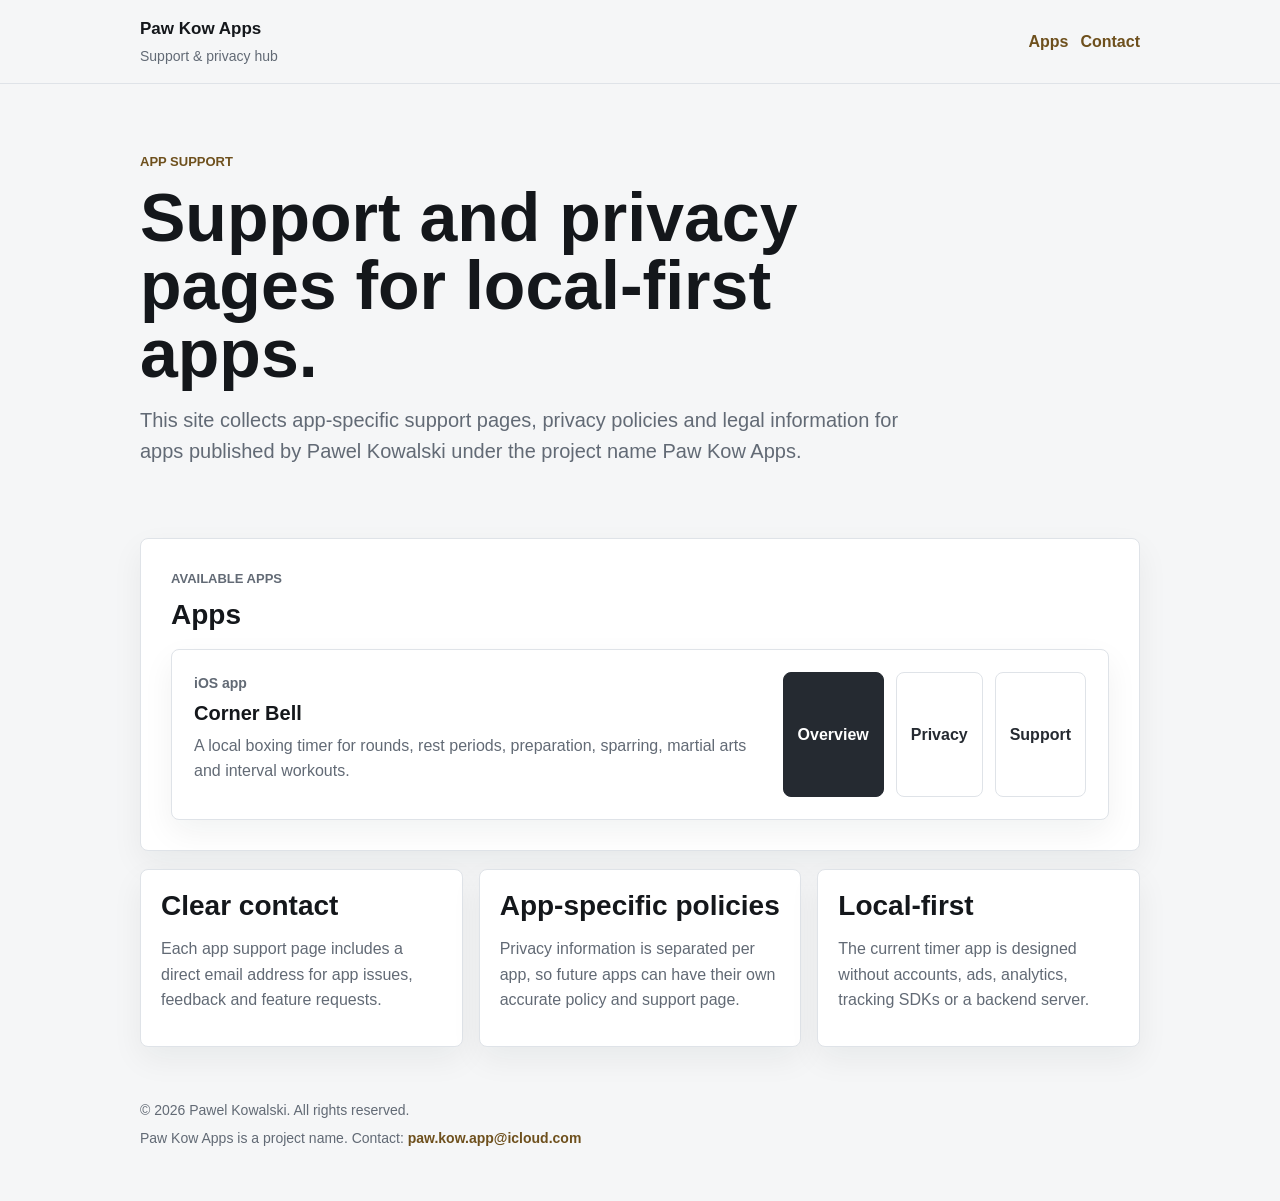
<file: index.html>
<!doctype html>
<html lang="en">
<head>
  <meta charset="utf-8">
  <meta name="viewport" content="width=device-width, initial-scale=1">
  <title>Paw Kow Apps | Support & Privacy</title>
  <meta name="description" content="Central support, privacy and legal information for apps published by Pawel Kowalski under the project name Paw Kow Apps.">
  <link rel="stylesheet" href="assets/styles.css">
</head>
<body>
  <header class="topbar">
    <nav class="page nav" aria-label="Main navigation">
      <div class="brand">
        <strong>Paw Kow Apps</strong>
        <span>Support & privacy hub</span>
      </div>
      <div class="links">
        <a href="#apps">Apps</a>
        <a href="mailto:paw.kow.app@icloud.com">Contact</a>
      </div>
    </nav>
  </header>

  <main class="page">
    <section class="hero">
      <p class="eyebrow">APP SUPPORT</p>
      <h1>Support and privacy pages for local-first apps.</h1>
      <p class="lead">This site collects app-specific support pages, privacy policies and legal information for apps published by Pawel Kowalski under the project name Paw Kow Apps.</p>
    </section>

    <section id="apps" class="section">
      <div class="section-heading">
        <p class="eyebrow">AVAILABLE APPS</p>
        <h2>Apps</h2>
      </div>

      <div class="app-list">
        <article class="app-card">
          <div>
            <p class="status">iOS app</p>
            <h3>Corner Bell</h3>
            <p>A local boxing timer for rounds, rest periods, preparation, sparring, martial arts and interval workouts.</p>
          </div>
          <div class="button-row" aria-label="Corner Bell links">
            <a class="button primary" href="apps/corner-bell/">Overview</a>
            <a class="button" href="apps/corner-bell/privacy.html">Privacy</a>
            <a class="button" href="apps/corner-bell/support.html">Support</a>
          </div>
        </article>
      </div>
    </section>

    <section class="grid" aria-label="Site principles">
      <article class="card">
        <h2>Clear contact</h2>
        <p>Each app support page includes a direct email address for app issues, feedback and feature requests.</p>
      </article>

      <article class="card">
        <h2>App-specific policies</h2>
        <p>Privacy information is separated per app, so future apps can have their own accurate policy and support page.</p>
      </article>

      <article class="card">
        <h2>Local-first</h2>
        <p>The current timer app is designed without accounts, ads, analytics, tracking SDKs or a backend server.</p>
      </article>
    </section>
  </main>

  <footer class="page footer">
    <p>© 2026 Pawel Kowalski. All rights reserved.</p>
    <p>Paw Kow Apps is a project name. Contact: <a href="mailto:paw.kow.app@icloud.com">paw.kow.app@icloud.com</a></p>
  </footer>
</body>
</html>
</file>
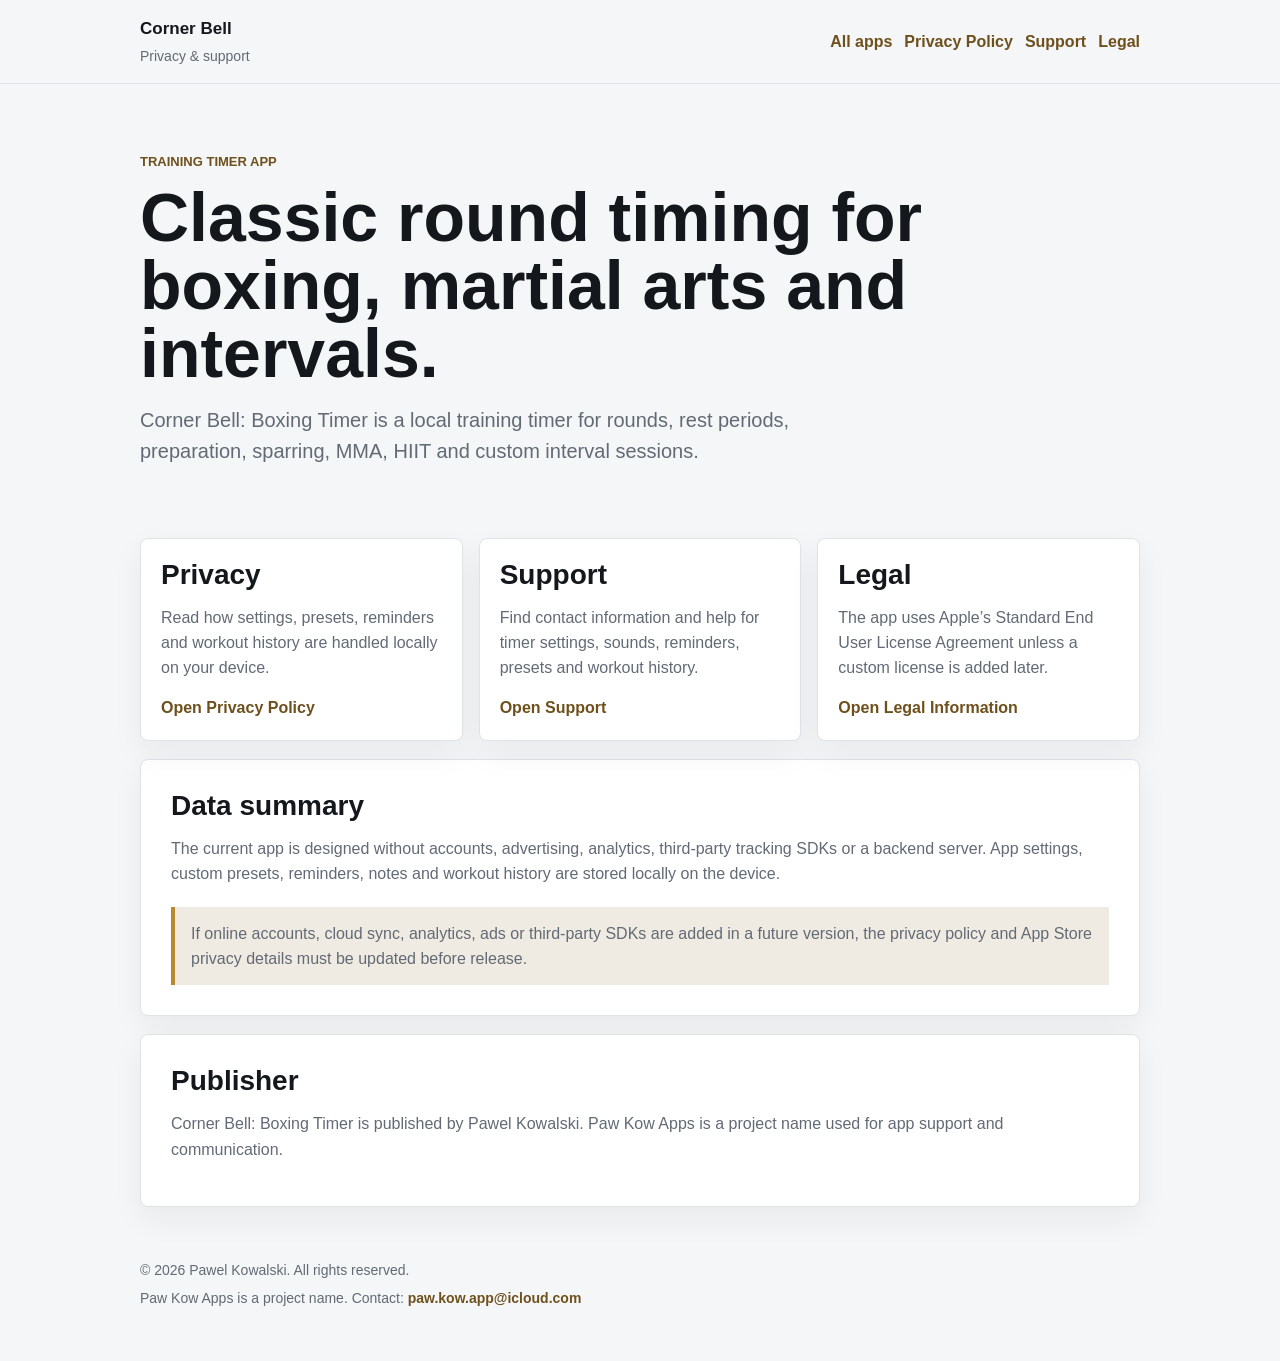
<file: apps/corner-bell/index.html>
<!doctype html>
<html lang="en">
<head>
  <meta charset="utf-8">
  <meta name="viewport" content="width=device-width, initial-scale=1">
  <title>Corner Bell: Boxing Timer | Privacy & Support</title>
  <meta name="description" content="Privacy, support and legal information for Corner Bell: Boxing Timer.">
  <link rel="stylesheet" href="../../assets/styles.css">
</head>
<body>
  <header class="topbar">
    <nav class="page nav" aria-label="Main navigation">
      <div class="brand">
        <strong>Corner Bell</strong>
        <span>Privacy & support</span>
      </div>
      <div class="links">
        <a href="../../">All apps</a>
        <a href="privacy.html">Privacy Policy</a>
        <a href="support.html">Support</a>
        <a href="legal.html">Legal</a>
      </div>
    </nav>
  </header>

  <main class="page">
    <section class="hero">
      <p class="eyebrow">TRAINING TIMER APP</p>
      <h1>Classic round timing for boxing, martial arts and intervals.</h1>
      <p class="lead">Corner Bell: Boxing Timer is a local training timer for rounds, rest periods, preparation, sparring, MMA, HIIT and custom interval sessions.</p>
    </section>

    <section class="grid" aria-label="Quick links">
      <article class="card">
        <h2>Privacy</h2>
        <p>Read how settings, presets, reminders and workout history are handled locally on your device.</p>
        <a href="privacy.html">Open Privacy Policy</a>
      </article>

      <article class="card">
        <h2>Support</h2>
        <p>Find contact information and help for timer settings, sounds, reminders, presets and workout history.</p>
        <a href="support.html">Open Support</a>
      </article>

      <article class="card">
        <h2>Legal</h2>
        <p>The app uses Apple’s Standard End User License Agreement unless a custom license is added later.</p>
        <a href="legal.html">Open Legal Information</a>
      </article>
    </section>

    <section class="section">
      <h2>Data summary</h2>
      <p>The current app is designed without accounts, advertising, analytics, third-party tracking SDKs or a backend server. App settings, custom presets, reminders, notes and workout history are stored locally on the device.</p>
      <p class="note">If online accounts, cloud sync, analytics, ads or third-party SDKs are added in a future version, the privacy policy and App Store privacy details must be updated before release.</p>
    </section>

    <section class="section">
      <h2>Publisher</h2>
      <p>Corner Bell: Boxing Timer is published by Pawel Kowalski. Paw Kow Apps is a project name used for app support and communication.</p>
    </section>
  </main>

  <footer class="page footer">
    <p>© 2026 Pawel Kowalski. All rights reserved.</p>
    <p>Paw Kow Apps is a project name. Contact: <a href="mailto:paw.kow.app@icloud.com">paw.kow.app@icloud.com</a></p>
  </footer>
</body>
</html>
</file>
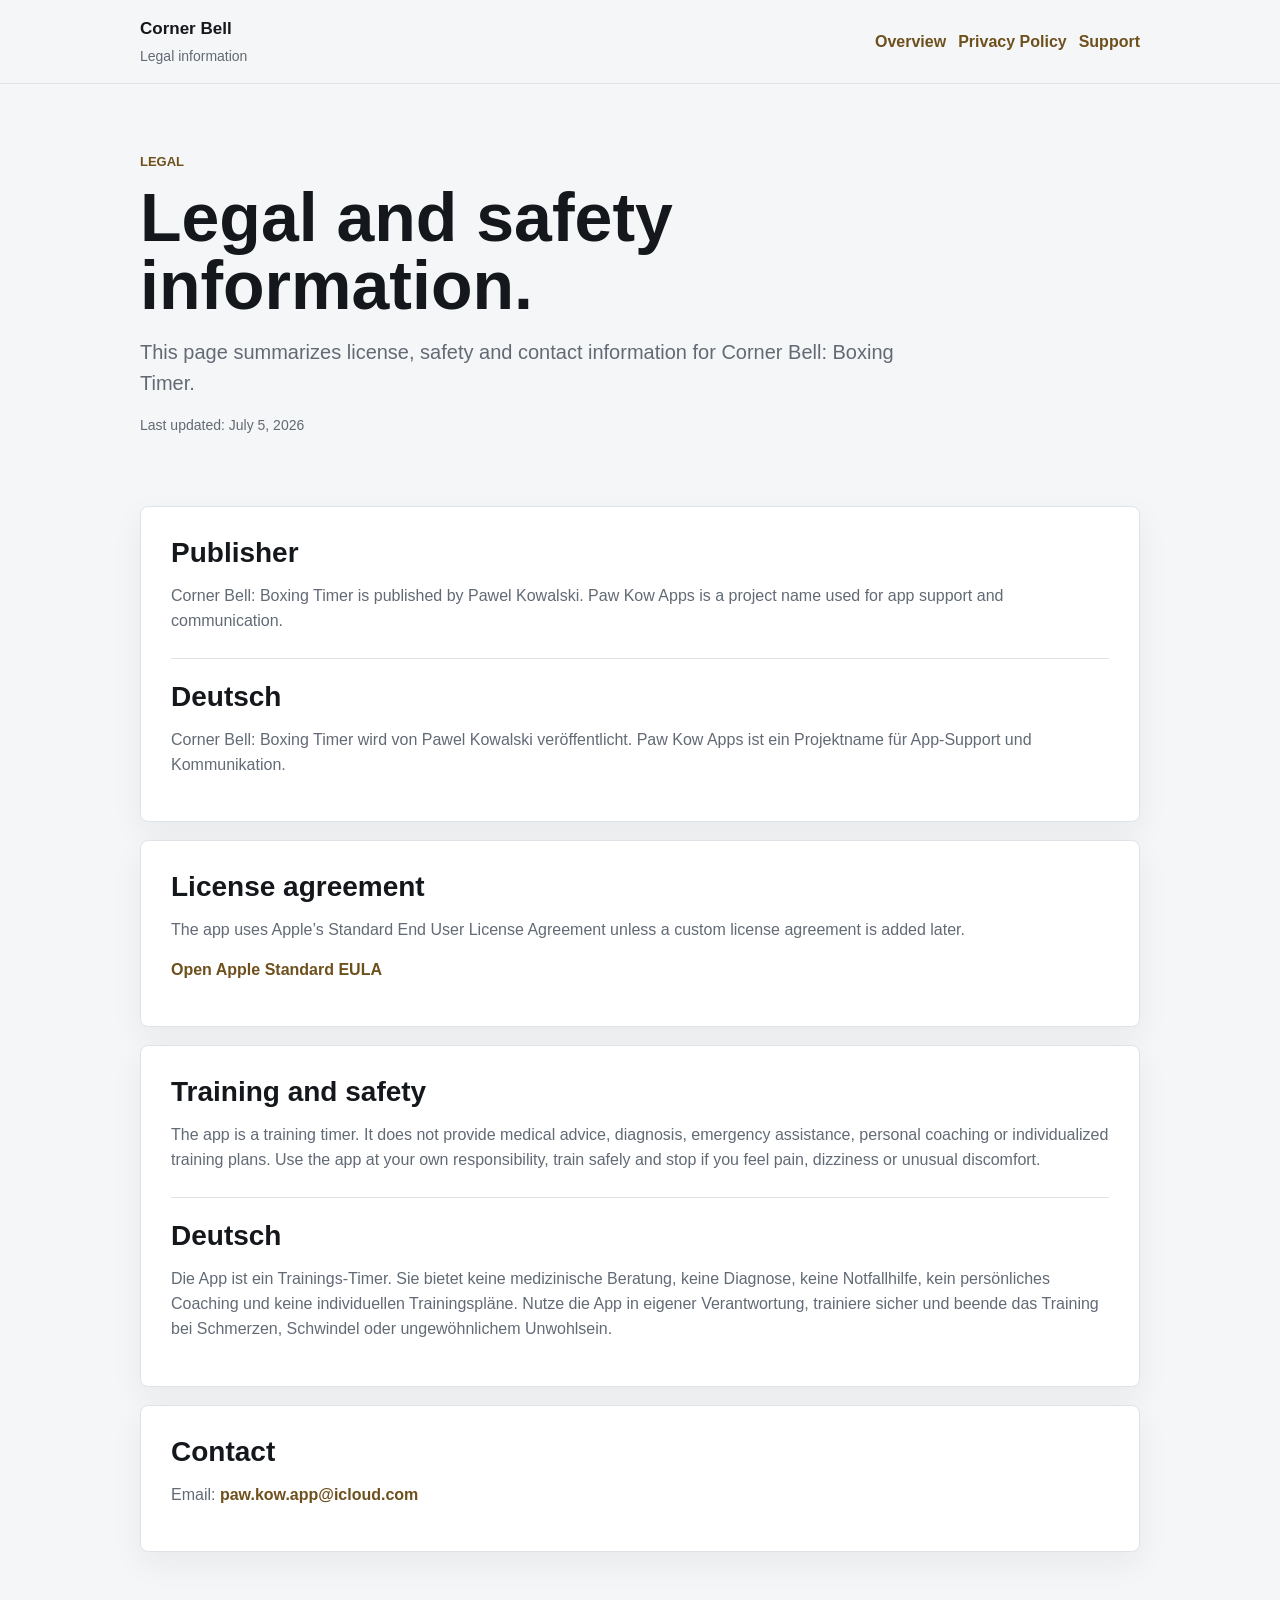
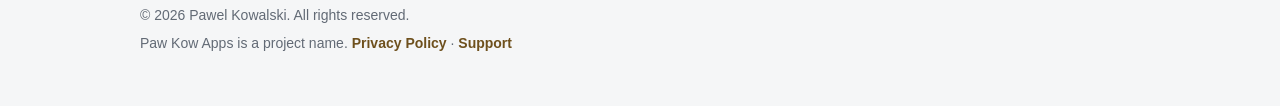
<file: apps/corner-bell/legal.html>
<!doctype html>
<html lang="en">
<head>
  <meta charset="utf-8">
  <meta name="viewport" content="width=device-width, initial-scale=1">
  <title>Legal Information | Corner Bell</title>
  <meta name="description" content="Legal and safety information for Corner Bell: Boxing Timer.">
  <link rel="stylesheet" href="../../assets/styles.css">
</head>
<body>
  <header class="topbar">
    <nav class="page nav" aria-label="Main navigation">
      <div class="brand">
        <strong>Corner Bell</strong>
        <span>Legal information</span>
      </div>
      <div class="links">
        <a href="./">Overview</a>
        <a href="privacy.html">Privacy Policy</a>
        <a href="support.html">Support</a>
      </div>
    </nav>
  </header>

  <main class="page">
    <section class="hero">
      <p class="eyebrow">LEGAL</p>
      <h1>Legal and safety information.</h1>
      <p class="lead">This page summarizes license, safety and contact information for Corner Bell: Boxing Timer.</p>
      <p class="meta">Last updated: July 5, 2026</p>
    </section>

    <section class="section">
      <h2>Publisher</h2>
      <p>Corner Bell: Boxing Timer is published by Pawel Kowalski. Paw Kow Apps is a project name used for app support and communication.</p>

      <div class="language-block">
        <h2>Deutsch</h2>
        <p>Corner Bell: Boxing Timer wird von Pawel Kowalski veröffentlicht. Paw Kow Apps ist ein Projektname für App-Support und Kommunikation.</p>
      </div>
    </section>

    <section class="section">
      <h2>License agreement</h2>
      <p>The app uses Apple’s Standard End User License Agreement unless a custom license agreement is added later.</p>
      <p><a href="https://www.apple.com/legal/internet-services/itunes/dev/stdeula/">Open Apple Standard EULA</a></p>
    </section>

    <section class="section">
      <h2>Training and safety</h2>
      <p>The app is a training timer. It does not provide medical advice, diagnosis, emergency assistance, personal coaching or individualized training plans. Use the app at your own responsibility, train safely and stop if you feel pain, dizziness or unusual discomfort.</p>

      <div class="language-block">
        <h2>Deutsch</h2>
        <p>Die App ist ein Trainings-Timer. Sie bietet keine medizinische Beratung, keine Diagnose, keine Notfallhilfe, kein persönliches Coaching und keine individuellen Trainingspläne. Nutze die App in eigener Verantwortung, trainiere sicher und beende das Training bei Schmerzen, Schwindel oder ungewöhnlichem Unwohlsein.</p>
      </div>
    </section>

    <section class="section">
      <h2>Contact</h2>
      <p>Email: <a href="mailto:paw.kow.app@icloud.com">paw.kow.app@icloud.com</a></p>
    </section>
  </main>

  <footer class="page footer">
    <p>© 2026 Pawel Kowalski. All rights reserved.</p>
    <p>Paw Kow Apps is a project name. <a href="privacy.html">Privacy Policy</a> · <a href="support.html">Support</a></p>
  </footer>
</body>
</html>
</file>
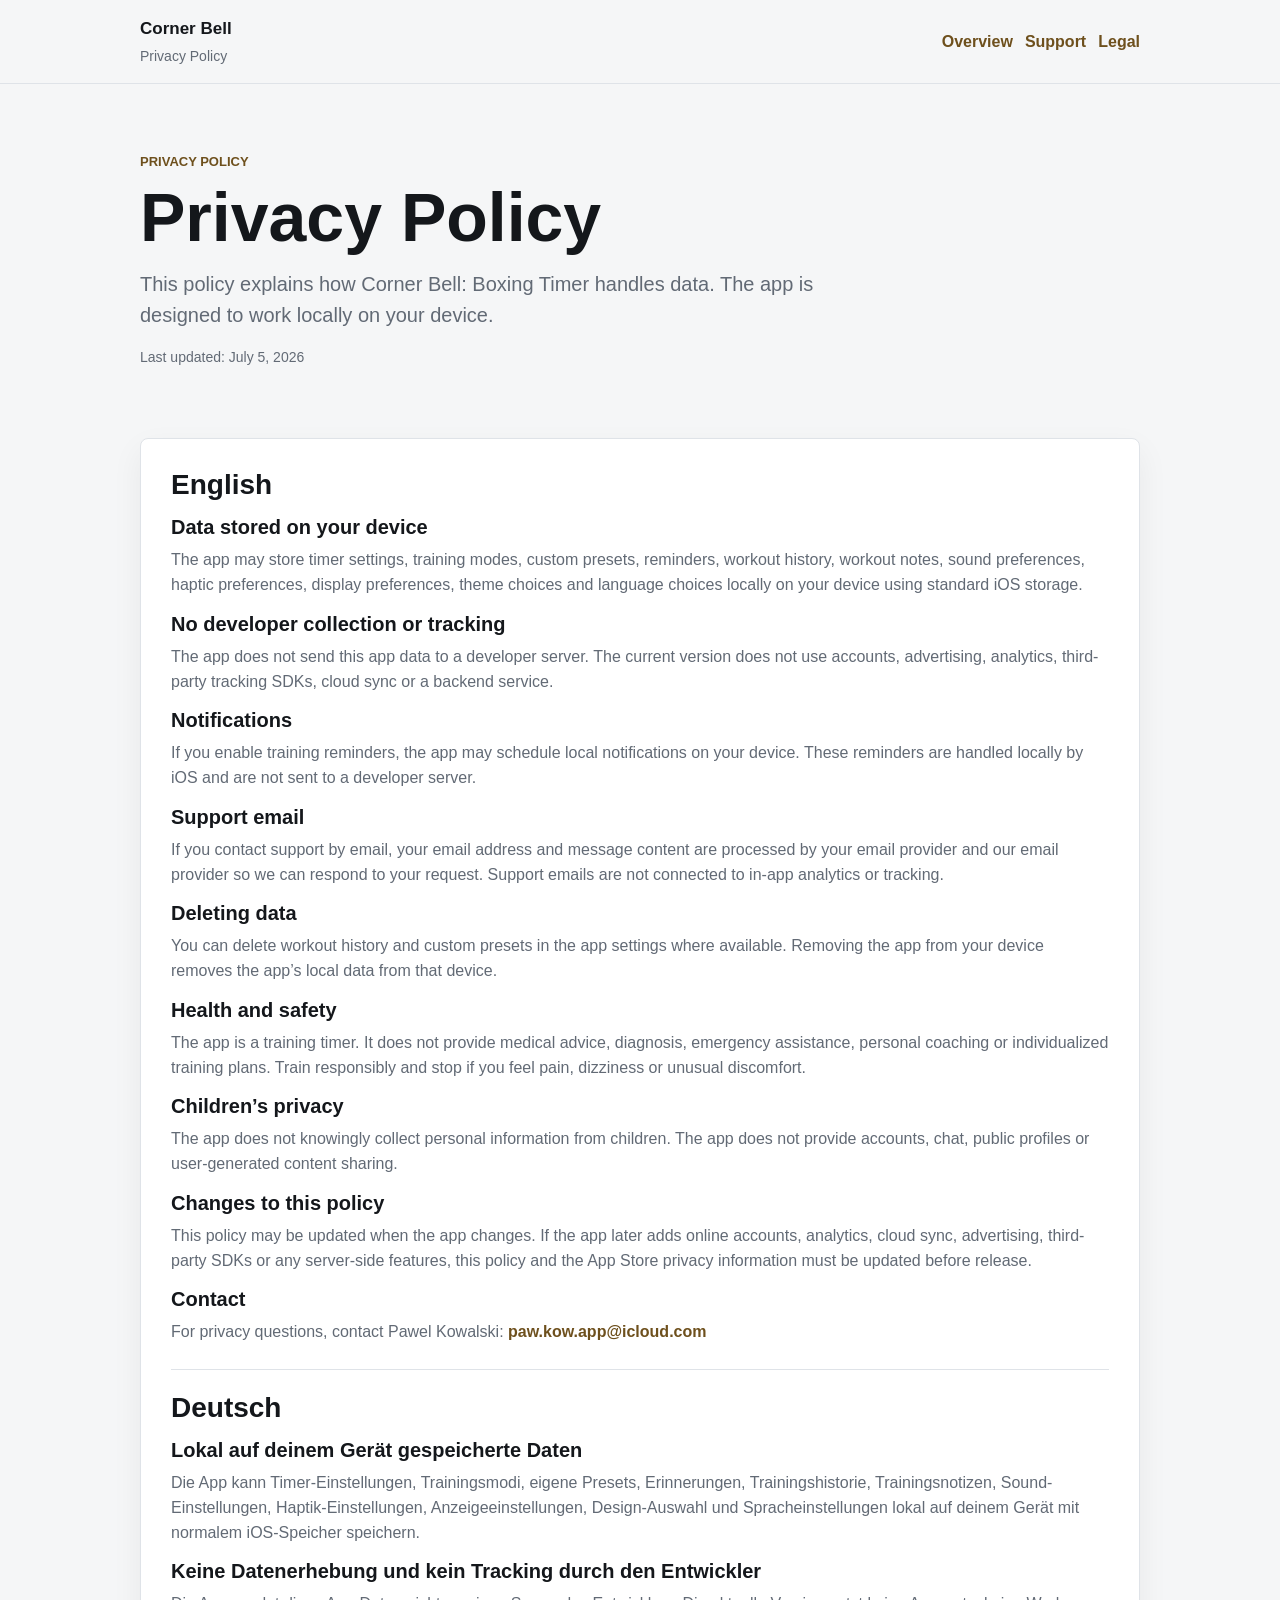
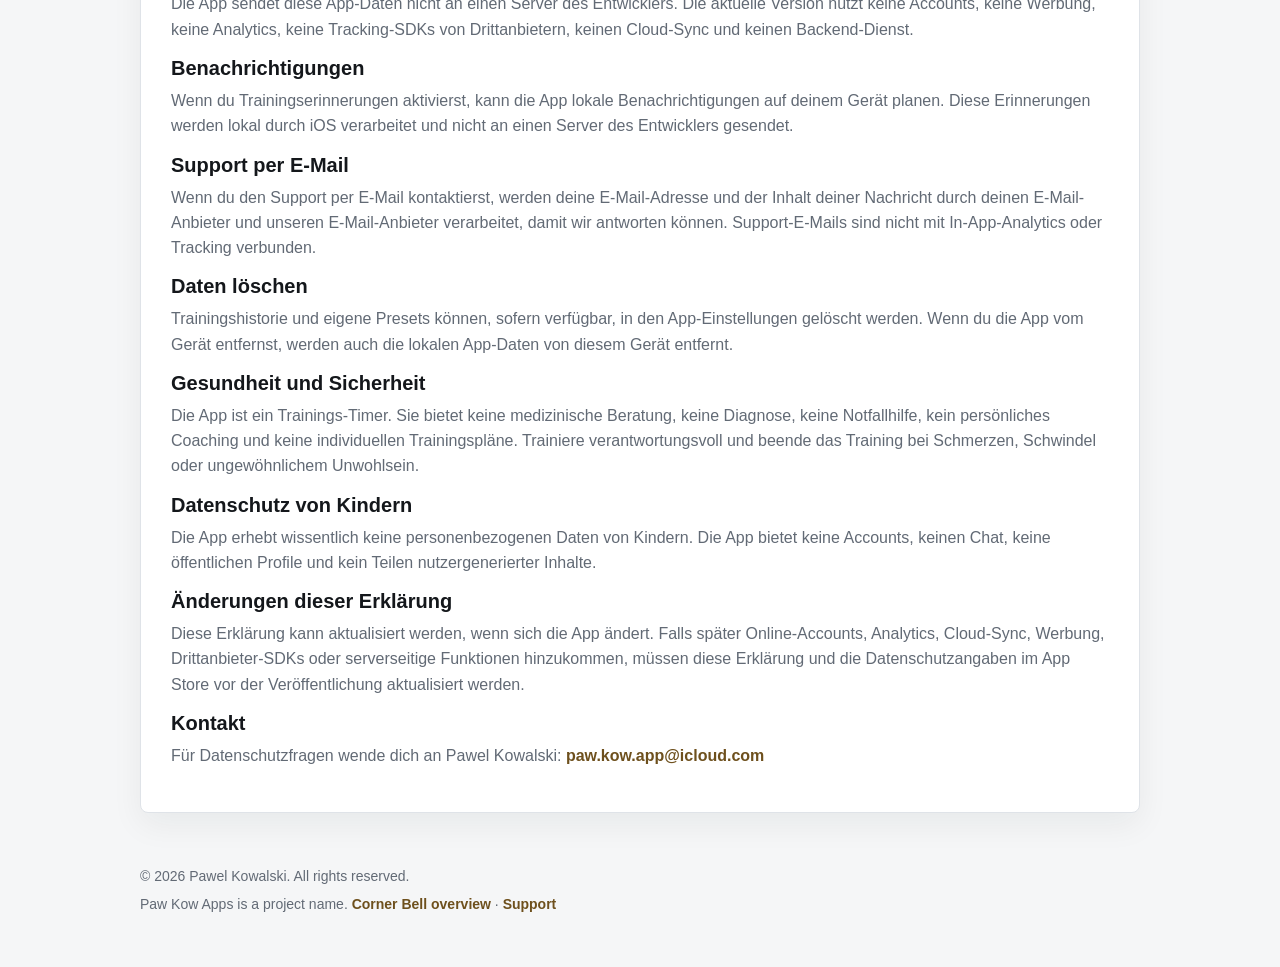
<file: apps/corner-bell/privacy.html>
<!doctype html>
<html lang="en">
<head>
  <meta charset="utf-8">
  <meta name="viewport" content="width=device-width, initial-scale=1">
  <title>Privacy Policy | Corner Bell</title>
  <meta name="description" content="Privacy Policy for Corner Bell: Boxing Timer.">
  <link rel="stylesheet" href="../../assets/styles.css">
</head>
<body>
  <header class="topbar">
    <nav class="page nav" aria-label="Main navigation">
      <div class="brand">
        <strong>Corner Bell</strong>
        <span>Privacy Policy</span>
      </div>
      <div class="links">
        <a href="./">Overview</a>
        <a href="support.html">Support</a>
        <a href="legal.html">Legal</a>
      </div>
    </nav>
  </header>

  <main class="page">
    <section class="hero">
      <p class="eyebrow">PRIVACY POLICY</p>
      <h1>Privacy Policy</h1>
      <p class="lead">This policy explains how Corner Bell: Boxing Timer handles data. The app is designed to work locally on your device.</p>
      <p class="meta">Last updated: July 5, 2026</p>
    </section>

    <section class="section">
      <h2>English</h2>

      <h3>Data stored on your device</h3>
      <p>The app may store timer settings, training modes, custom presets, reminders, workout history, workout notes, sound preferences, haptic preferences, display preferences, theme choices and language choices locally on your device using standard iOS storage.</p>

      <h3>No developer collection or tracking</h3>
      <p>The app does not send this app data to a developer server. The current version does not use accounts, advertising, analytics, third-party tracking SDKs, cloud sync or a backend service.</p>

      <h3>Notifications</h3>
      <p>If you enable training reminders, the app may schedule local notifications on your device. These reminders are handled locally by iOS and are not sent to a developer server.</p>

      <h3>Support email</h3>
      <p>If you contact support by email, your email address and message content are processed by your email provider and our email provider so we can respond to your request. Support emails are not connected to in-app analytics or tracking.</p>

      <h3>Deleting data</h3>
      <p>You can delete workout history and custom presets in the app settings where available. Removing the app from your device removes the app’s local data from that device.</p>

      <h3>Health and safety</h3>
      <p>The app is a training timer. It does not provide medical advice, diagnosis, emergency assistance, personal coaching or individualized training plans. Train responsibly and stop if you feel pain, dizziness or unusual discomfort.</p>

      <h3>Children’s privacy</h3>
      <p>The app does not knowingly collect personal information from children. The app does not provide accounts, chat, public profiles or user-generated content sharing.</p>

      <h3>Changes to this policy</h3>
      <p>This policy may be updated when the app changes. If the app later adds online accounts, analytics, cloud sync, advertising, third-party SDKs or any server-side features, this policy and the App Store privacy information must be updated before release.</p>

      <h3>Contact</h3>
      <p>For privacy questions, contact Pawel Kowalski: <a href="mailto:paw.kow.app@icloud.com">paw.kow.app@icloud.com</a></p>

      <div class="language-block">
        <h2>Deutsch</h2>

        <h3>Lokal auf deinem Gerät gespeicherte Daten</h3>
        <p>Die App kann Timer-Einstellungen, Trainingsmodi, eigene Presets, Erinnerungen, Trainingshistorie, Trainingsnotizen, Sound-Einstellungen, Haptik-Einstellungen, Anzeigeeinstellungen, Design-Auswahl und Spracheinstellungen lokal auf deinem Gerät mit normalem iOS-Speicher speichern.</p>

        <h3>Keine Datenerhebung und kein Tracking durch den Entwickler</h3>
        <p>Die App sendet diese App-Daten nicht an einen Server des Entwicklers. Die aktuelle Version nutzt keine Accounts, keine Werbung, keine Analytics, keine Tracking-SDKs von Drittanbietern, keinen Cloud-Sync und keinen Backend-Dienst.</p>

        <h3>Benachrichtigungen</h3>
        <p>Wenn du Trainingserinnerungen aktivierst, kann die App lokale Benachrichtigungen auf deinem Gerät planen. Diese Erinnerungen werden lokal durch iOS verarbeitet und nicht an einen Server des Entwicklers gesendet.</p>

        <h3>Support per E-Mail</h3>
        <p>Wenn du den Support per E-Mail kontaktierst, werden deine E-Mail-Adresse und der Inhalt deiner Nachricht durch deinen E-Mail-Anbieter und unseren E-Mail-Anbieter verarbeitet, damit wir antworten können. Support-E-Mails sind nicht mit In-App-Analytics oder Tracking verbunden.</p>

        <h3>Daten löschen</h3>
        <p>Trainingshistorie und eigene Presets können, sofern verfügbar, in den App-Einstellungen gelöscht werden. Wenn du die App vom Gerät entfernst, werden auch die lokalen App-Daten von diesem Gerät entfernt.</p>

        <h3>Gesundheit und Sicherheit</h3>
        <p>Die App ist ein Trainings-Timer. Sie bietet keine medizinische Beratung, keine Diagnose, keine Notfallhilfe, kein persönliches Coaching und keine individuellen Trainingspläne. Trainiere verantwortungsvoll und beende das Training bei Schmerzen, Schwindel oder ungewöhnlichem Unwohlsein.</p>

        <h3>Datenschutz von Kindern</h3>
        <p>Die App erhebt wissentlich keine personenbezogenen Daten von Kindern. Die App bietet keine Accounts, keinen Chat, keine öffentlichen Profile und kein Teilen nutzergenerierter Inhalte.</p>

        <h3>Änderungen dieser Erklärung</h3>
        <p>Diese Erklärung kann aktualisiert werden, wenn sich die App ändert. Falls später Online-Accounts, Analytics, Cloud-Sync, Werbung, Drittanbieter-SDKs oder serverseitige Funktionen hinzukommen, müssen diese Erklärung und die Datenschutzangaben im App Store vor der Veröffentlichung aktualisiert werden.</p>

        <h3>Kontakt</h3>
        <p>Für Datenschutzfragen wende dich an Pawel Kowalski: <a href="mailto:paw.kow.app@icloud.com">paw.kow.app@icloud.com</a></p>
      </div>
    </section>
  </main>

  <footer class="page footer">
    <p>© 2026 Pawel Kowalski. All rights reserved.</p>
    <p>Paw Kow Apps is a project name. <a href="./">Corner Bell overview</a> · <a href="support.html">Support</a></p>
  </footer>
</body>
</html>
</file>
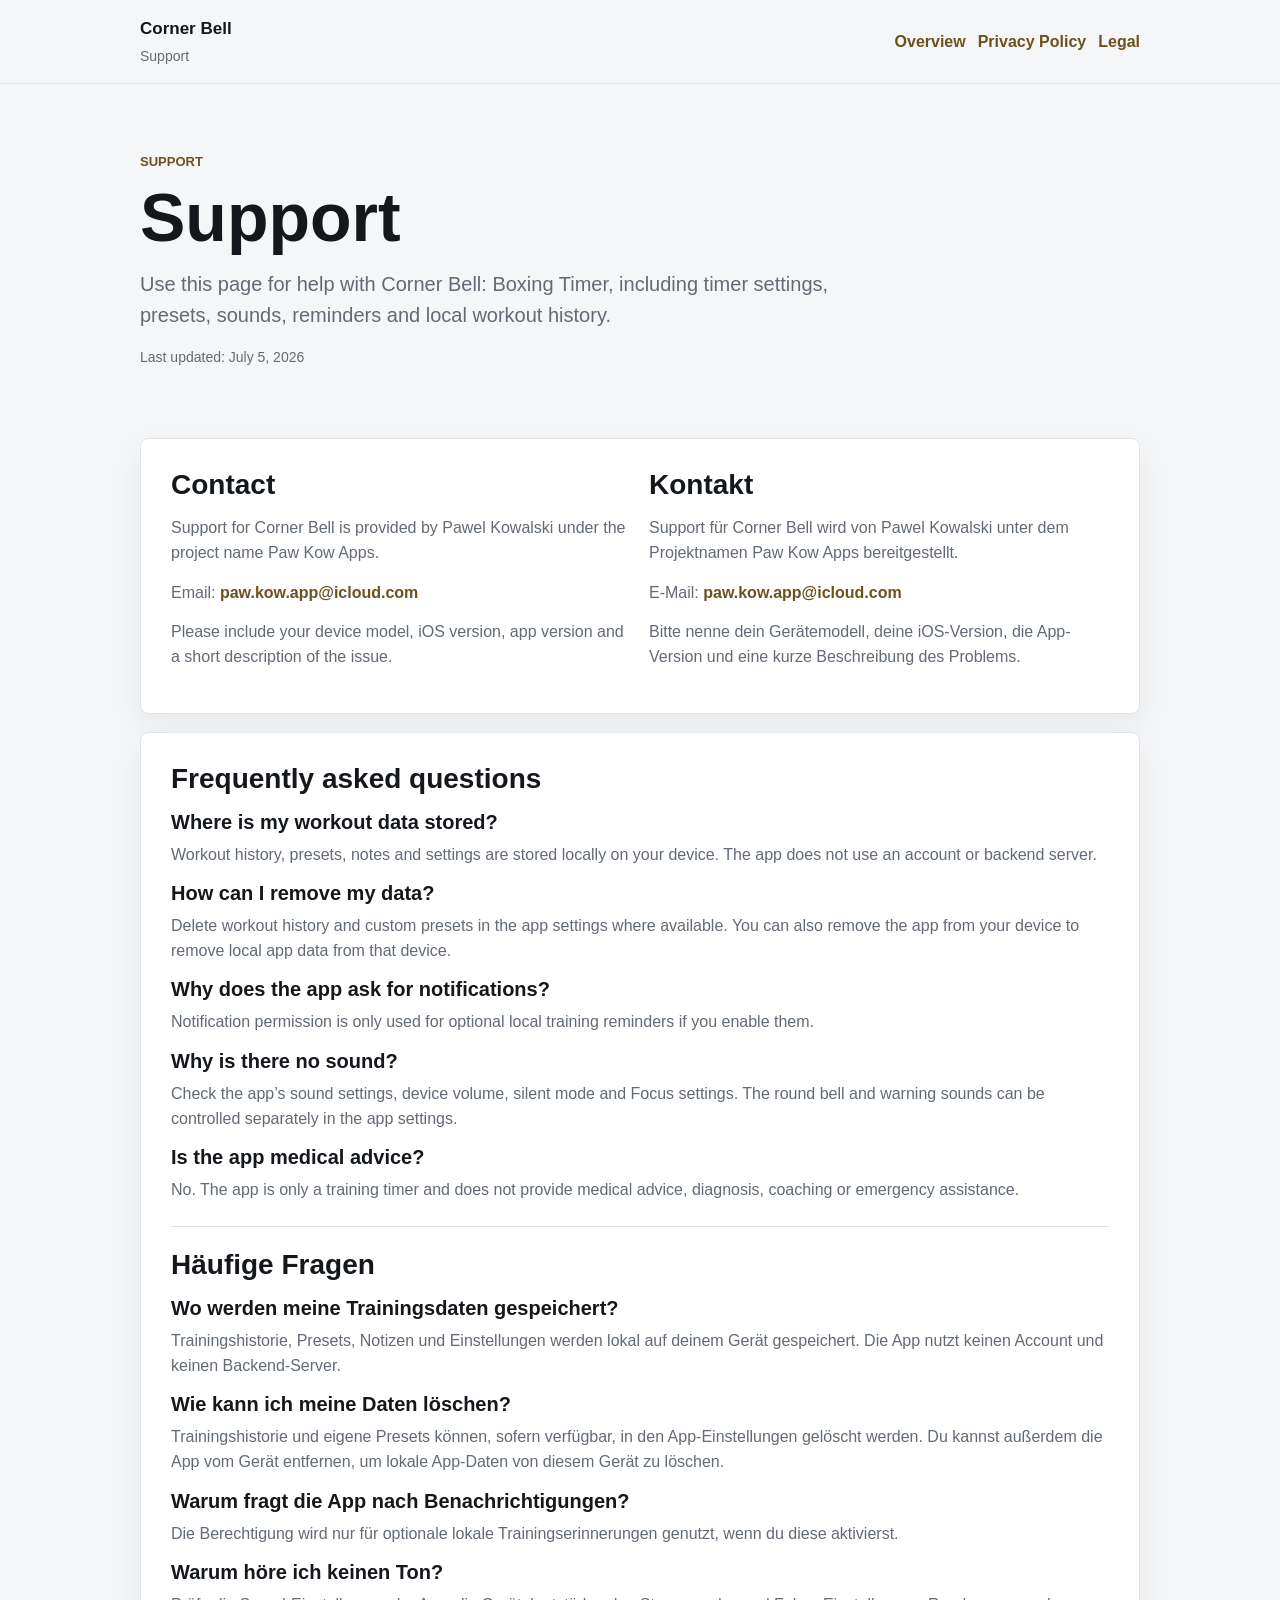
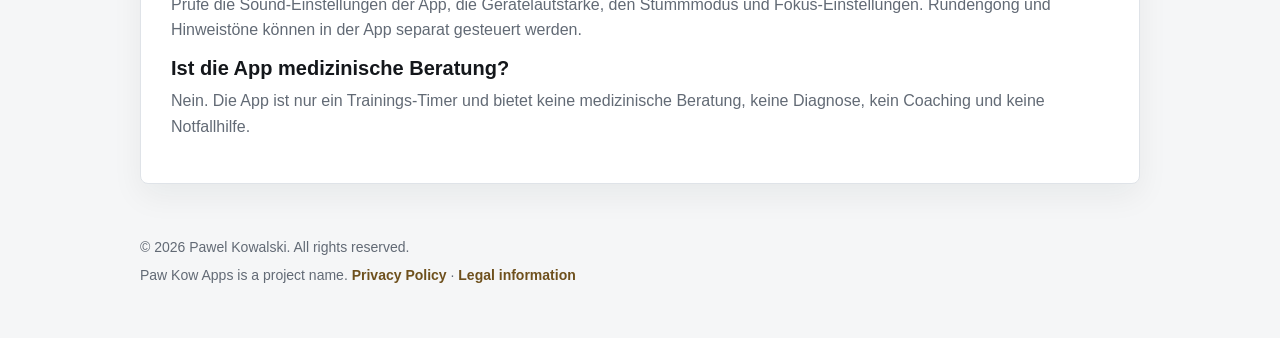
<file: apps/corner-bell/support.html>
<!doctype html>
<html lang="en">
<head>
  <meta charset="utf-8">
  <meta name="viewport" content="width=device-width, initial-scale=1">
  <title>Support | Corner Bell</title>
  <meta name="description" content="Support information for Corner Bell: Boxing Timer.">
  <link rel="stylesheet" href="../../assets/styles.css">
</head>
<body>
  <header class="topbar">
    <nav class="page nav" aria-label="Main navigation">
      <div class="brand">
        <strong>Corner Bell</strong>
        <span>Support</span>
      </div>
      <div class="links">
        <a href="./">Overview</a>
        <a href="privacy.html">Privacy Policy</a>
        <a href="legal.html">Legal</a>
      </div>
    </nav>
  </header>

  <main class="page">
    <section class="hero">
      <p class="eyebrow">SUPPORT</p>
      <h1>Support</h1>
      <p class="lead">Use this page for help with Corner Bell: Boxing Timer, including timer settings, presets, sounds, reminders and local workout history.</p>
      <p class="meta">Last updated: July 5, 2026</p>
    </section>

    <section class="section">
      <div class="split">
        <div>
          <h2>Contact</h2>
          <p>Support for Corner Bell is provided by Pawel Kowalski under the project name Paw Kow Apps.</p>
          <p>Email: <a href="mailto:paw.kow.app@icloud.com">paw.kow.app@icloud.com</a></p>
          <p>Please include your device model, iOS version, app version and a short description of the issue.</p>
        </div>

        <div>
          <h2>Kontakt</h2>
          <p>Support für Corner Bell wird von Pawel Kowalski unter dem Projektnamen Paw Kow Apps bereitgestellt.</p>
          <p>E-Mail: <a href="mailto:paw.kow.app@icloud.com">paw.kow.app@icloud.com</a></p>
          <p>Bitte nenne dein Gerätemodell, deine iOS-Version, die App-Version und eine kurze Beschreibung des Problems.</p>
        </div>
      </div>
    </section>

    <section class="section">
      <h2>Frequently asked questions</h2>

      <h3>Where is my workout data stored?</h3>
      <p>Workout history, presets, notes and settings are stored locally on your device. The app does not use an account or backend server.</p>

      <h3>How can I remove my data?</h3>
      <p>Delete workout history and custom presets in the app settings where available. You can also remove the app from your device to remove local app data from that device.</p>

      <h3>Why does the app ask for notifications?</h3>
      <p>Notification permission is only used for optional local training reminders if you enable them.</p>

      <h3>Why is there no sound?</h3>
      <p>Check the app’s sound settings, device volume, silent mode and Focus settings. The round bell and warning sounds can be controlled separately in the app settings.</p>

      <h3>Is the app medical advice?</h3>
      <p>No. The app is only a training timer and does not provide medical advice, diagnosis, coaching or emergency assistance.</p>

      <div class="language-block">
        <h2>Häufige Fragen</h2>

        <h3>Wo werden meine Trainingsdaten gespeichert?</h3>
        <p>Trainingshistorie, Presets, Notizen und Einstellungen werden lokal auf deinem Gerät gespeichert. Die App nutzt keinen Account und keinen Backend-Server.</p>

        <h3>Wie kann ich meine Daten löschen?</h3>
        <p>Trainingshistorie und eigene Presets können, sofern verfügbar, in den App-Einstellungen gelöscht werden. Du kannst außerdem die App vom Gerät entfernen, um lokale App-Daten von diesem Gerät zu löschen.</p>

        <h3>Warum fragt die App nach Benachrichtigungen?</h3>
        <p>Die Berechtigung wird nur für optionale lokale Trainingserinnerungen genutzt, wenn du diese aktivierst.</p>

        <h3>Warum höre ich keinen Ton?</h3>
        <p>Prüfe die Sound-Einstellungen der App, die Gerätelautstärke, den Stummmodus und Fokus-Einstellungen. Rundengong und Hinweistöne können in der App separat gesteuert werden.</p>

        <h3>Ist die App medizinische Beratung?</h3>
        <p>Nein. Die App ist nur ein Trainings-Timer und bietet keine medizinische Beratung, keine Diagnose, kein Coaching und keine Notfallhilfe.</p>
      </div>
    </section>
  </main>

  <footer class="page footer">
    <p>© 2026 Pawel Kowalski. All rights reserved.</p>
    <p>Paw Kow Apps is a project name. <a href="privacy.html">Privacy Policy</a> · <a href="legal.html">Legal information</a></p>
  </footer>
</body>
</html>
</file>
<file: assets/styles.css>
:root {
  color-scheme: light;
  --bg: #f5f6f7;
  --panel: #ffffff;
  --text: #14171b;
  --muted: #626a75;
  --line: #dfe3e8;
  --accent: #b8892e;
  --accent-dark: #6e501d;
  --ink: #252a31;
  --soft: #f0ebe2;
}

* {
  box-sizing: border-box;
}

html {
  scroll-behavior: smooth;
}

body {
  margin: 0;
  background: var(--bg);
  color: var(--text);
  font-family: -apple-system, BlinkMacSystemFont, "Segoe UI", sans-serif;
  line-height: 1.58;
}

a {
  color: var(--accent-dark);
  font-weight: 700;
  text-decoration: none;
}

a:hover {
  text-decoration: underline;
}

.page {
  width: min(1000px, calc(100% - 32px));
  margin: 0 auto;
}

.topbar {
  border-bottom: 1px solid var(--line);
  background: rgba(245, 246, 247, 0.92);
  backdrop-filter: blur(14px);
  position: sticky;
  top: 0;
  z-index: 10;
}

.nav {
  display: flex;
  align-items: center;
  justify-content: space-between;
  gap: 18px;
  padding: 16px 0;
}

.brand {
  display: flex;
  flex-direction: column;
  gap: 2px;
}

.brand strong {
  font-size: 17px;
  letter-spacing: 0;
}

.brand span,
.meta,
.footer,
.status {
  color: var(--muted);
  font-size: 14px;
}

.links,
.button-row {
  display: flex;
  flex-wrap: wrap;
  gap: 12px;
}

.links {
  justify-content: flex-end;
}

.hero {
  padding: 68px 0 38px;
}

.eyebrow {
  color: var(--accent-dark);
  font-size: 13px;
  font-weight: 800;
  letter-spacing: 0;
  margin: 0 0 10px;
}

h1 {
  font-size: clamp(38px, 7vw, 68px);
  letter-spacing: 0;
  line-height: 1;
  margin: 0 0 18px;
  max-width: 820px;
}

h2 {
  font-size: 28px;
  letter-spacing: 0;
  line-height: 1.15;
  margin: 0 0 14px;
}

h3 {
  font-size: 20px;
  letter-spacing: 0;
  line-height: 1.2;
  margin: 0 0 8px;
}

p {
  margin: 0 0 14px;
}

.lead {
  color: var(--muted);
  font-size: 20px;
  max-width: 760px;
}

.grid {
  display: grid;
  grid-template-columns: repeat(3, 1fr);
  gap: 16px;
  margin: 18px 0;
}

.section,
.card,
.app-card {
  background: var(--panel);
  border: 1px solid var(--line);
  border-radius: 8px;
  box-shadow: 0 12px 32px rgba(25, 28, 33, 0.06);
}

.section {
  padding: 30px;
  margin: 18px 0;
}

.section-heading {
  margin-bottom: 18px;
}

.card {
  padding: 20px;
}

.card p,
.section p,
.section li,
.app-card p {
  color: var(--muted);
}

.section ul {
  margin: 0 0 14px;
  padding-left: 20px;
}

.app-list {
  display: grid;
  gap: 14px;
}

.app-card {
  display: grid;
  grid-template-columns: minmax(0, 1fr) auto;
  gap: 18px;
  padding: 22px;
}

.status {
  font-weight: 800;
  margin-bottom: 6px;
}

.button {
  align-items: center;
  border: 1px solid var(--line);
  border-radius: 8px;
  color: var(--ink);
  display: inline-flex;
  min-height: 42px;
  padding: 9px 14px;
}

.button.primary {
  background: var(--ink);
  border-color: var(--ink);
  color: #ffffff;
}

.note {
  background: var(--soft);
  border-left: 4px solid var(--accent);
  color: var(--ink);
  margin: 20px 0 0;
  padding: 14px 16px;
}

.split {
  display: grid;
  gap: 18px;
  grid-template-columns: 1fr 1fr;
}

.language-block {
  border-top: 1px solid var(--line);
  margin-top: 24px;
  padding-top: 22px;
}

.footer {
  padding: 34px 0 46px;
}

.footer p {
  margin-bottom: 6px;
}

@media (max-width: 760px) {
  .nav,
  .app-card {
    align-items: flex-start;
    grid-template-columns: 1fr;
  }

  .nav {
    flex-direction: column;
  }

  .links {
    justify-content: flex-start;
  }

  .hero {
    padding-top: 48px;
  }

  .grid,
  .split {
    grid-template-columns: 1fr;
  }

  .section {
    padding: 22px;
  }
}
</file>
